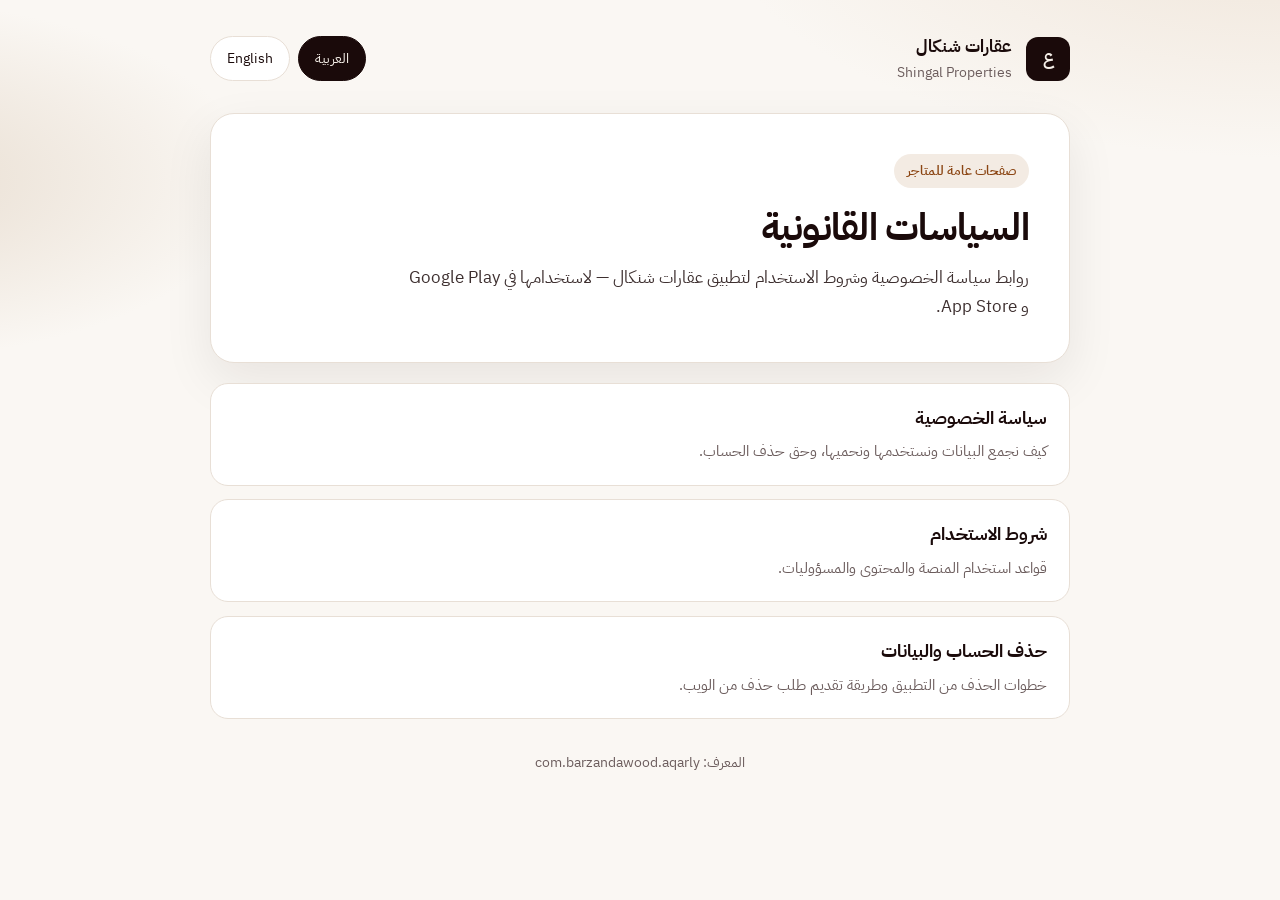
<file: index.html>
<!DOCTYPE html>
<html lang="ar" dir="rtl">
<head>
  <meta charset="UTF-8" />
  <meta name="viewport" content="width=device-width, initial-scale=1" />
  <title>عقارات شنكال | السياسات القانونية</title>
  <meta name="description" content="سياسة الخصوصية وشروط الاستخدام لتطبيق عقارات شنكال" />
  <link rel="preconnect" href="https://fonts.googleapis.com" />
  <link rel="preconnect" href="https://fonts.gstatic.com" crossorigin />
  <link href="https://fonts.googleapis.com/css2?family=IBM+Plex+Sans+Arabic:wght@400;500;600;700&family=Source+Sans+3:wght@400;600;700&display=swap" rel="stylesheet" />
  <link rel="stylesheet" href="styles.css" />
</head>
<body dir="rtl">
  <div class="wrap">
    <header class="topbar">
      <a class="brand" href="index.html">
        <div class="brand-mark">ع</div>
        <div class="brand-text">
          <strong>عقارات شنكال</strong>
          <span>Shingal Properties</span>
        </div>
      </a>
      <div class="actions">
        <button type="button" class="btn active" id="btn-ar" onclick="setLang('ar')">العربية</button>
        <button type="button" class="btn" id="btn-en" onclick="setLang('en')">English</button>
      </div>
    </header>

    <section class="hero">
      <span class="eyebrow" data-ar="صفحات عامة للمتاجر" data-en="Public store pages">صفحات عامة للمتاجر</span>
      <h1 data-ar="السياسات القانونية" data-en="Legal policies">السياسات القانونية</h1>
      <p class="lead" data-ar="روابط سياسة الخصوصية وشروط الاستخدام لتطبيق عقارات شنكال — لاستخدامها في Google Play و App Store." data-en="Privacy Policy and Terms of Use for Shingal Properties — for Google Play and App Store listings.">روابط سياسة الخصوصية وشروط الاستخدام لتطبيق عقارات شنكال — لاستخدامها في Google Play و App Store.</p>
    </section>

    <div class="links">
      <a class="link-card" href="privacy.html">
        <strong data-ar="سياسة الخصوصية" data-en="Privacy Policy">سياسة الخصوصية</strong>
        <span data-ar="كيف نجمع البيانات ونستخدمها ونحميها، وحق حذف الحساب." data-en="How we collect, use, and protect data, including account deletion.">كيف نجمع البيانات ونستخدمها ونحميها، وحق حذف الحساب.</span>
      </a>
      <a class="link-card" href="terms.html">
        <strong data-ar="شروط الاستخدام" data-en="Terms of Use">شروط الاستخدام</strong>
        <span data-ar="قواعد استخدام المنصة والمحتوى والمسؤوليات." data-en="Rules for using the platform, content, and responsibilities.">قواعد استخدام المنصة والمحتوى والمسؤوليات.</span>
      </a>
      <a class="link-card" href="delete-account.html">
        <strong data-ar="حذف الحساب والبيانات" data-en="Account and data deletion">حذف الحساب والبيانات</strong>
        <span data-ar="خطوات الحذف من التطبيق وطريقة تقديم طلب حذف من الويب." data-en="In-app deletion steps and how to submit a deletion request from the web.">خطوات الحذف من التطبيق وطريقة تقديم طلب حذف من الويب.</span>
      </a>
    </div>

    <footer class="footer">
      <span data-ar="المعرف: com.barzandawood.aqarly" data-en="App ID: com.barzandawood.aqarly">المعرف: com.barzandawood.aqarly</span>
    </footer>
  </div>

  <script>
    function setLang(lang) {
      const isAr = lang === 'ar';
      document.documentElement.lang = isAr ? 'ar' : 'en';
      document.body.dir = isAr ? 'rtl' : 'ltr';
      document.getElementById('btn-ar').classList.toggle('active', isAr);
      document.getElementById('btn-en').classList.toggle('active', !isAr);
      document.querySelectorAll('[data-ar]').forEach((el) => {
        el.textContent = isAr ? el.getAttribute('data-ar') : el.getAttribute('data-en');
      });
      document.title = isAr
        ? 'عقارات شنكال | السياسات القانونية'
        : 'Shingal Properties | Legal policies';
    }
  </script>
</body>
</html>
</file>
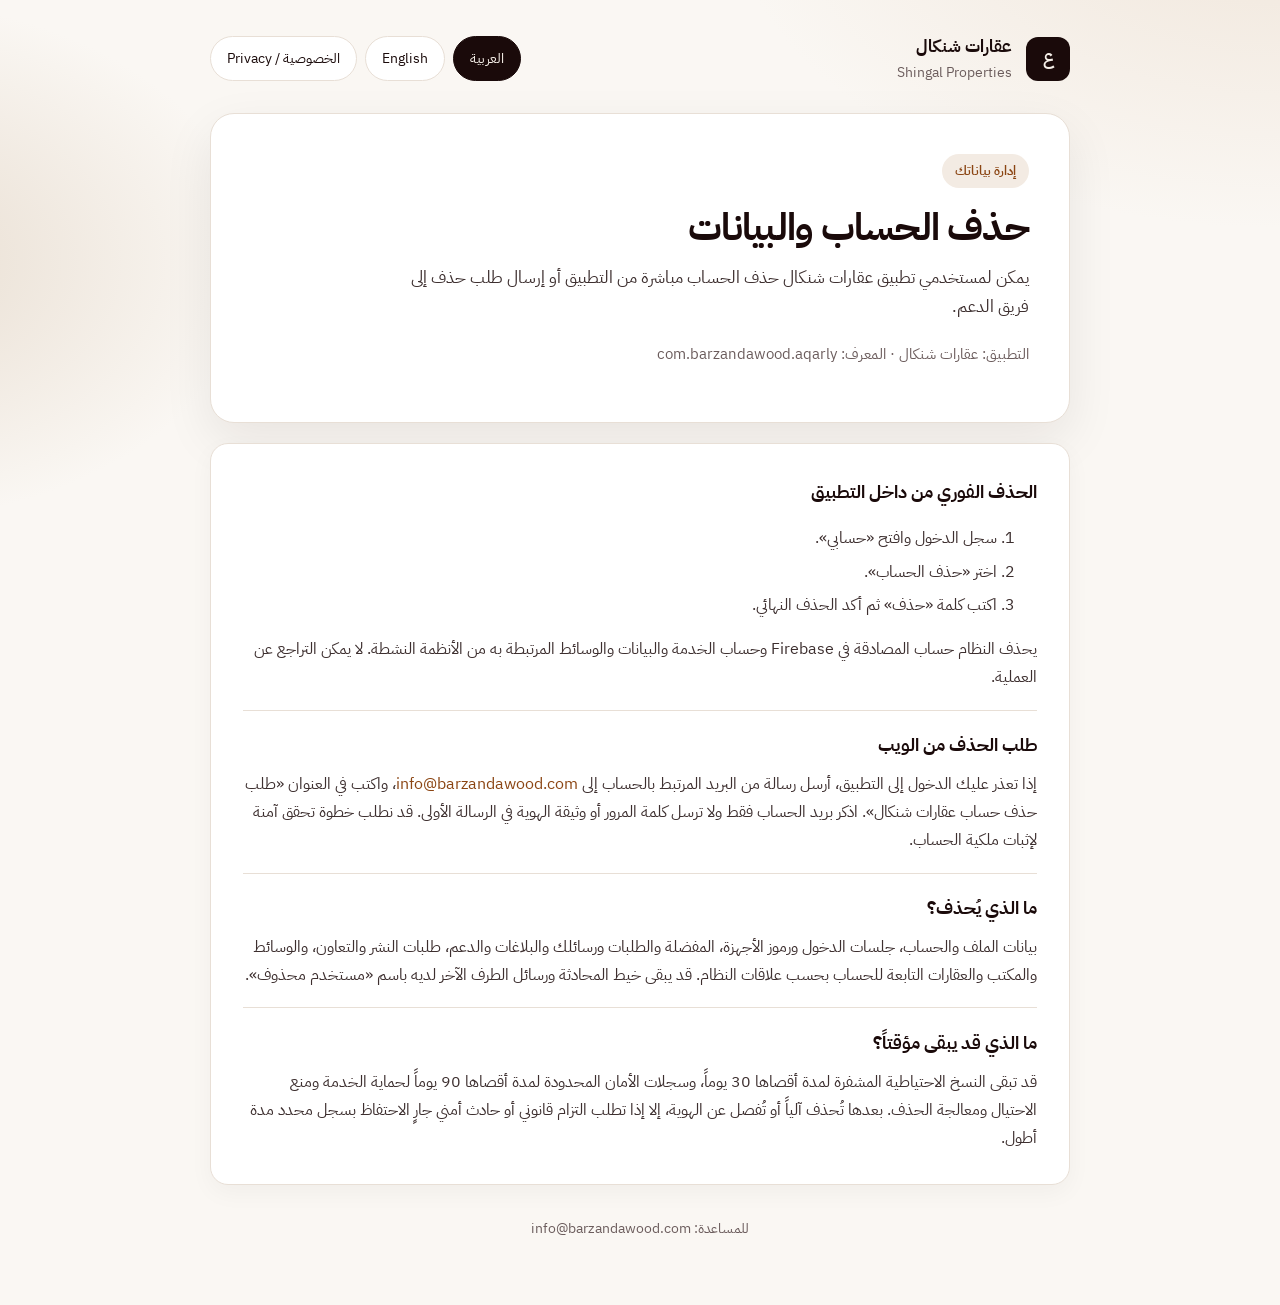
<file: delete-account.html>
<!DOCTYPE html>
<html lang="ar" dir="rtl">
<head>
  <meta charset="UTF-8" />
  <meta name="viewport" content="width=device-width, initial-scale=1" />
  <title>حذف الحساب | عقارات شنكال</title>
  <meta name="description" content="طلب حذف حساب وبيانات تطبيق عقارات شنكال — Shingal Properties account deletion" />
  <link rel="preconnect" href="https://fonts.googleapis.com" />
  <link rel="preconnect" href="https://fonts.gstatic.com" crossorigin />
  <link href="https://fonts.googleapis.com/css2?family=IBM+Plex+Sans+Arabic:wght@400;500;600;700&family=Source+Sans+3:wght@400;600;700&display=swap" rel="stylesheet" />
  <link rel="stylesheet" href="styles.css" />
</head>
<body dir="rtl">
  <div class="wrap">
    <header class="topbar">
      <a class="brand" href="index.html">
        <div class="brand-mark">ع</div>
        <div class="brand-text">
          <strong>عقارات شنكال</strong>
          <span>Shingal Properties</span>
        </div>
      </a>
      <div class="actions">
        <button type="button" class="btn active" id="btn-ar" onclick="setLang('ar')">العربية</button>
        <button type="button" class="btn" id="btn-en" onclick="setLang('en')">English</button>
        <a class="btn" href="privacy.html">الخصوصية / Privacy</a>
      </div>
    </header>

    <section class="hero">
      <span class="eyebrow" data-ar="إدارة بياناتك" data-en="Manage your data">إدارة بياناتك</span>
      <h1 data-ar="حذف الحساب والبيانات" data-en="Delete your account and data">حذف الحساب والبيانات</h1>
      <p class="lead" data-ar="يمكن لمستخدمي تطبيق عقارات شنكال حذف الحساب مباشرة من التطبيق أو إرسال طلب حذف إلى فريق الدعم." data-en="Shingal Properties users can delete their account directly in the app or send a deletion request to Support.">يمكن لمستخدمي تطبيق عقارات شنكال حذف الحساب مباشرة من التطبيق أو إرسال طلب حذف إلى فريق الدعم.</p>
      <p class="meta" data-ar="التطبيق: عقارات شنكال · المعرف: com.barzandawood.aqarly" data-en="App: Shingal Properties · ID: com.barzandawood.aqarly">التطبيق: عقارات شنكال · المعرف: com.barzandawood.aqarly</p>
    </section>

    <article class="card">
      <div class="lang-block show" id="content-ar">
        <div class="section">
          <h2>الحذف الفوري من داخل التطبيق</h2>
          <ol>
            <li>سجل الدخول وافتح «حسابي».</li>
            <li>اختر «حذف الحساب».</li>
            <li>اكتب كلمة «حذف» ثم أكد الحذف النهائي.</li>
          </ol>
          <p>يحذف النظام حساب المصادقة في Firebase وحساب الخدمة والبيانات والوسائط المرتبطة به من الأنظمة النشطة. لا يمكن التراجع عن العملية.</p>
        </div>
        <div class="section">
          <h2>طلب الحذف من الويب</h2>
          <p>إذا تعذر عليك الدخول إلى التطبيق، أرسل رسالة من البريد المرتبط بالحساب إلى <a href="mailto:info@barzandawood.com?subject=%D8%B7%D9%84%D8%A8%20%D8%AD%D8%B0%D9%81%20%D8%AD%D8%B3%D8%A7%D8%A8%20%D8%B9%D9%82%D8%A7%D8%B1%D8%A7%D8%AA%20%D8%B4%D9%86%D9%83%D8%A7%D9%84">info@barzandawood.com</a>، واكتب في العنوان «طلب حذف حساب عقارات شنكال». اذكر بريد الحساب فقط ولا ترسل كلمة المرور أو وثيقة الهوية في الرسالة الأولى. قد نطلب خطوة تحقق آمنة لإثبات ملكية الحساب.</p>
        </div>
        <div class="section">
          <h2>ما الذي يُحذف؟</h2>
          <p>بيانات الملف والحساب، جلسات الدخول ورموز الأجهزة، المفضلة والطلبات ورسائلك والبلاغات والدعم، طلبات النشر والتعاون، والوسائط والمكتب والعقارات التابعة للحساب بحسب علاقات النظام. قد يبقى خيط المحادثة ورسائل الطرف الآخر لديه باسم «مستخدم محذوف».</p>
        </div>
        <div class="section">
          <h2>ما الذي قد يبقى مؤقتاً؟</h2>
          <p>قد تبقى النسخ الاحتياطية المشفرة لمدة أقصاها 30 يوماً، وسجلات الأمان المحدودة لمدة أقصاها 90 يوماً لحماية الخدمة ومنع الاحتيال ومعالجة الحذف. بعدها تُحذف آلياً أو تُفصل عن الهوية، إلا إذا تطلب التزام قانوني أو حادث أمني جارٍ الاحتفاظ بسجل محدد مدة أطول.</p>
        </div>
      </div>

      <div class="lang-block" id="content-en">
        <div class="section">
          <h2>Delete immediately in the app</h2>
          <ol>
            <li>Sign in and open “My Account.”</li>
            <li>Select “Delete account.”</li>
            <li>Type “حذف” and confirm permanent deletion.</li>
          </ol>
          <p>The system deletes the Firebase authentication account, service account, and related data and media from active systems. This action cannot be undone.</p>
        </div>
        <div class="section">
          <h2>Request deletion from the web</h2>
          <p>If you cannot access the app, email <a href="mailto:info@barzandawood.com?subject=Shingal%20Properties%20account%20deletion%20request">info@barzandawood.com</a> from the address associated with your account. Use the subject “Shingal Properties account deletion request.” Include only the account email; do not send your password or identity document in the first message. We may require a secure verification step to confirm ownership.</p>
        </div>
        <div class="section">
          <h2>What is deleted?</h2>
          <p>Profile and account data, sessions and device tokens, favorites, requests, your messages, reports and support data, publication and collaboration requests, and media, office, and properties owned by the account according to system relationships. The other participant may retain the chat thread and their own messages under “Deleted user.”</p>
        </div>
        <div class="section">
          <h2>What may remain temporarily?</h2>
          <p>Encrypted backups may remain for no more than 30 days, and limited security logs for no more than 90 days to protect the service, prevent fraud, and process deletion. They are then automatically deleted or de-identified, unless a legal obligation or ongoing security incident requires a specific record to be kept longer.</p>
        </div>
      </div>
    </article>

    <footer class="footer">
      <span data-ar="للمساعدة: info@barzandawood.com" data-en="Support: info@barzandawood.com">للمساعدة: info@barzandawood.com</span>
    </footer>
  </div>

  <script>
    function setLang(lang) {
      const isAr = lang === 'ar';
      document.documentElement.lang = isAr ? 'ar' : 'en';
      document.body.dir = isAr ? 'rtl' : 'ltr';
      document.getElementById('content-ar').classList.toggle('show', isAr);
      document.getElementById('content-en').classList.toggle('show', !isAr);
      document.getElementById('btn-ar').classList.toggle('active', isAr);
      document.getElementById('btn-en').classList.toggle('active', !isAr);
      document.querySelectorAll('[data-ar]').forEach((el) => {
        el.textContent = isAr ? el.getAttribute('data-ar') : el.getAttribute('data-en');
      });
      document.title = isAr
        ? 'حذف الحساب | عقارات شنكال'
        : 'Delete account | Shingal Properties';
    }
  </script>
</body>
</html>
</file>
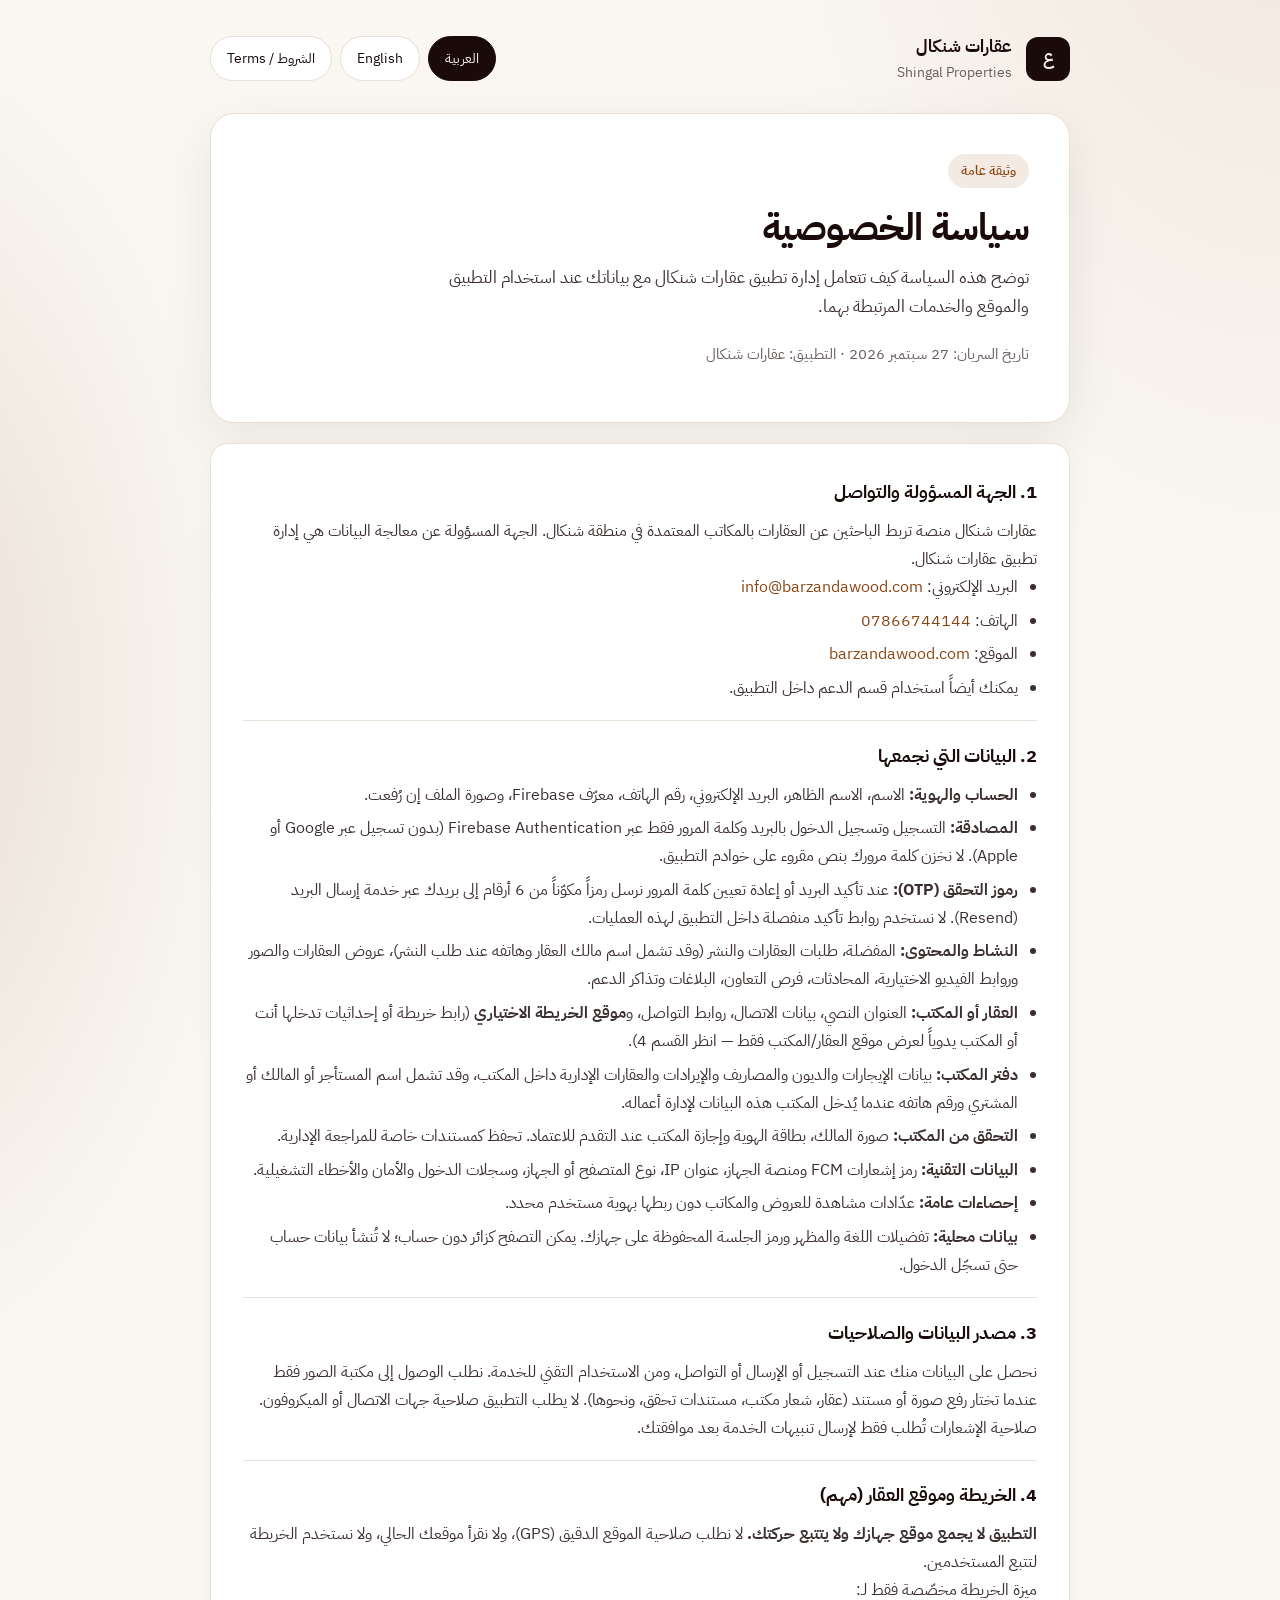
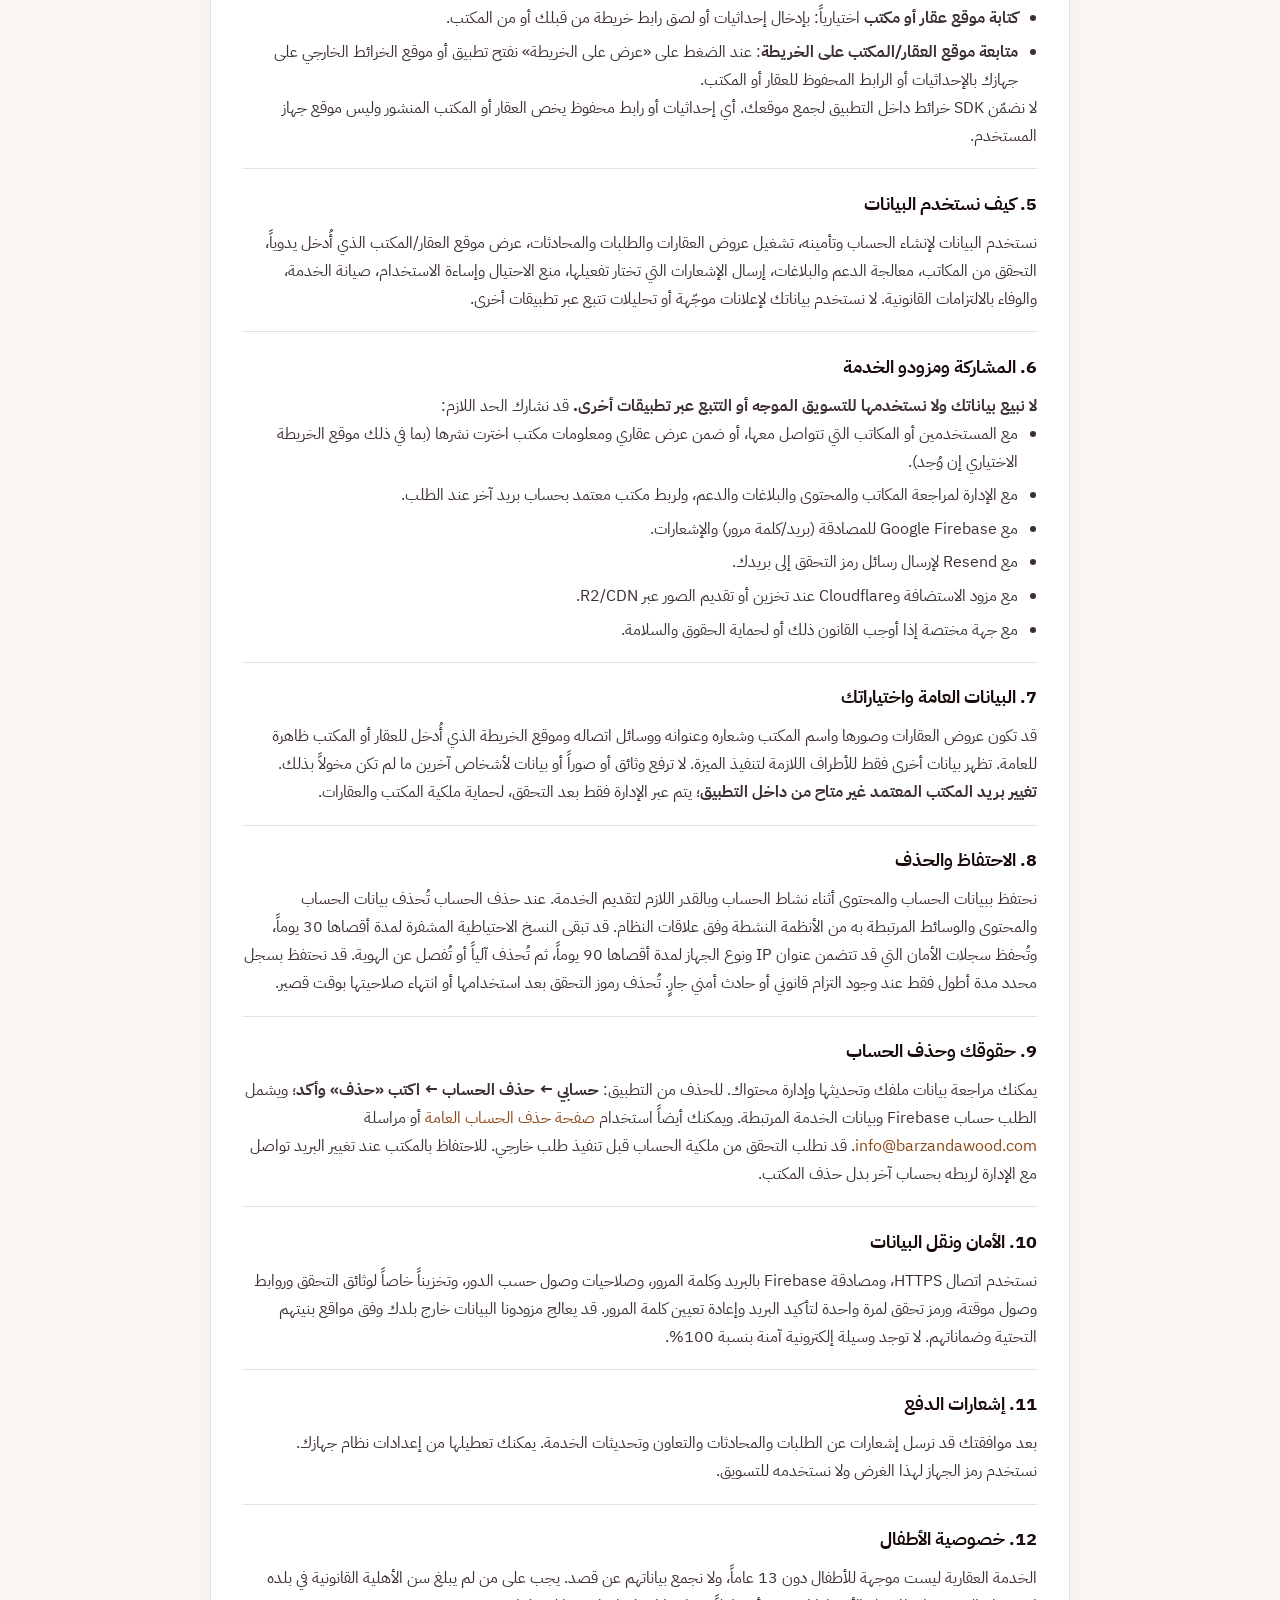
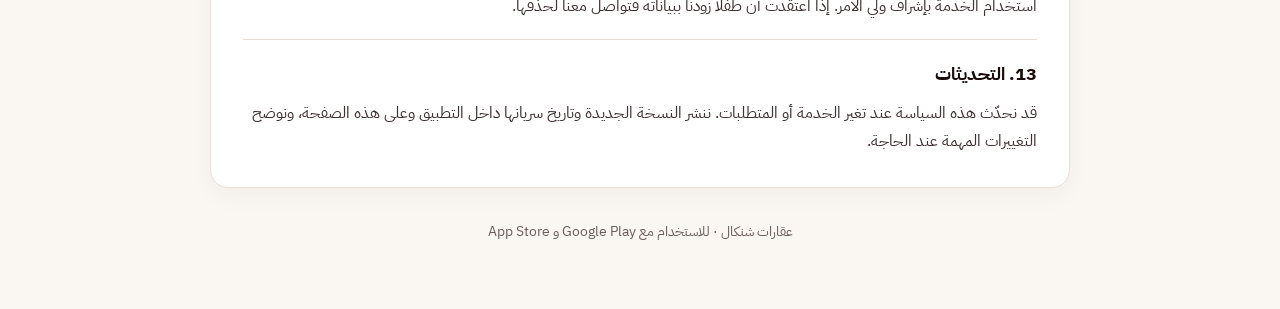
<file: privacy.html>
<!DOCTYPE html>
<html lang="ar" dir="rtl">
<head>
  <meta charset="UTF-8" />
  <meta name="viewport" content="width=device-width, initial-scale=1" />
  <title>سياسة الخصوصية | عقارات شنكال</title>
  <meta name="description" content="سياسة خصوصية تطبيق عقارات شنكال — Shingal Properties Privacy Policy" />
  <link rel="preconnect" href="https://fonts.googleapis.com" />
  <link rel="preconnect" href="https://fonts.gstatic.com" crossorigin />
  <link href="https://fonts.googleapis.com/css2?family=IBM+Plex+Sans+Arabic:wght@400;500;600;700&family=Source+Sans+3:wght@400;600;700&display=swap" rel="stylesheet" />
  <link rel="stylesheet" href="styles.css" />
</head>
<body dir="rtl">
  <div class="wrap">
    <header class="topbar">
      <a class="brand" href="index.html">
        <div class="brand-mark">ع</div>
        <div class="brand-text">
          <strong>عقارات شنكال</strong>
          <span>Shingal Properties</span>
        </div>
      </a>
      <div class="actions">
        <button type="button" class="btn active" id="btn-ar" onclick="setLang('ar')">العربية</button>
        <button type="button" class="btn" id="btn-en" onclick="setLang('en')">English</button>
        <a class="btn" href="terms.html">الشروط / Terms</a>
      </div>
    </header>

    <section class="hero">
      <span class="eyebrow" data-ar="وثيقة عامة" data-en="Public document">وثيقة عامة</span>
      <h1 data-ar="سياسة الخصوصية" data-en="Privacy Policy">سياسة الخصوصية</h1>
      <p class="lead" data-ar="توضح هذه السياسة كيف تتعامل إدارة تطبيق عقارات شنكال مع بياناتك عند استخدام التطبيق والموقع والخدمات المرتبطة بهما." data-en="This policy explains how the Shingal Properties app administration handles your data when you use the app, website, and related services.">توضح هذه السياسة كيف تتعامل إدارة تطبيق عقارات شنكال مع بياناتك عند استخدام التطبيق والموقع والخدمات المرتبطة بهما.</p>
      <p class="meta" data-ar="تاريخ السريان: 27 سبتمبر 2026 · التطبيق: عقارات شنكال" data-en="Effective: September 27, 2026 · App: Shingal Properties">تاريخ السريان: 27 سبتمبر 2026 · التطبيق: عقارات شنكال</p>
    </section>

    <article class="card">
      <div class="lang-block show" id="content-ar">
        <div class="section">
          <h2>1. الجهة المسؤولة والتواصل</h2>
          <p>عقارات شنكال منصة تربط الباحثين عن العقارات بالمكاتب المعتمدة في منطقة شنكال. الجهة المسؤولة عن معالجة البيانات هي إدارة تطبيق عقارات شنكال.</p>
          <ul>
            <li>البريد الإلكتروني: <a href="mailto:info@barzandawood.com">info@barzandawood.com</a></li>
            <li>الهاتف: <a href="tel:+9647866744144">07866744144</a></li>
            <li>الموقع: <a href="https://barzandawood.com">barzandawood.com</a></li>
            <li>يمكنك أيضاً استخدام قسم الدعم داخل التطبيق.</li>
          </ul>
        </div>
        <div class="section">
          <h2>2. البيانات التي نجمعها</h2>
          <ul>
            <li><strong>الحساب والهوية:</strong> الاسم، الاسم الظاهر، البريد الإلكتروني، رقم الهاتف، معرّف Firebase، وصورة الملف إن رُفعت.</li>
            <li><strong>المصادقة:</strong> التسجيل وتسجيل الدخول بالبريد وكلمة المرور فقط عبر Firebase Authentication (بدون تسجيل عبر Google أو Apple). لا نخزن كلمة مرورك بنص مقروء على خوادم التطبيق.</li>
            <li><strong>رموز التحقق (OTP):</strong> عند تأكيد البريد أو إعادة تعيين كلمة المرور نرسل رمزاً مكوّناً من 6 أرقام إلى بريدك عبر خدمة إرسال البريد (Resend). لا نستخدم روابط تأكيد منفصلة داخل التطبيق لهذه العمليات.</li>
            <li><strong>النشاط والمحتوى:</strong> المفضلة، طلبات العقارات والنشر (وقد تشمل اسم مالك العقار وهاتفه عند طلب النشر)، عروض العقارات والصور وروابط الفيديو الاختيارية، المحادثات، فرص التعاون، البلاغات وتذاكر الدعم.</li>
            <li><strong>العقار أو المكتب:</strong> العنوان النصي، بيانات الاتصال، روابط التواصل، و<strong>موقع الخريطة الاختياري</strong> (رابط خريطة أو إحداثيات تدخلها أنت أو المكتب يدوياً لعرض موقع العقار/المكتب فقط — انظر القسم 4).</li>
            <li><strong>دفتر المكتب:</strong> بيانات الإيجارات والديون والمصاريف والإيرادات والعقارات الإدارية داخل المكتب، وقد تشمل اسم المستأجر أو المالك أو المشتري ورقم هاتفه عندما يُدخل المكتب هذه البيانات لإدارة أعماله.</li>
            <li><strong>التحقق من المكتب:</strong> صورة المالك، بطاقة الهوية وإجازة المكتب عند التقدم للاعتماد. تحفظ كمستندات خاصة للمراجعة الإدارية.</li>
            <li><strong>البيانات التقنية:</strong> رمز إشعارات FCM ومنصة الجهاز، عنوان IP، نوع المتصفح أو الجهاز، وسجلات الدخول والأمان والأخطاء التشغيلية.</li>
            <li><strong>إحصاءات عامة:</strong> عدّادات مشاهدة للعروض والمكاتب دون ربطها بهوية مستخدم محدد.</li>
            <li><strong>بيانات محلية:</strong> تفضيلات اللغة والمظهر ورمز الجلسة المحفوظة على جهازك. يمكن التصفح كزائر دون حساب؛ لا تُنشأ بيانات حساب حتى تسجّل الدخول.</li>
          </ul>
        </div>
        <div class="section">
          <h2>3. مصدر البيانات والصلاحيات</h2>
          <p>نحصل على البيانات منك عند التسجيل أو الإرسال أو التواصل، ومن الاستخدام التقني للخدمة. نطلب الوصول إلى مكتبة الصور فقط عندما تختار رفع صورة أو مستند (عقار، شعار مكتب، مستندات تحقق، ونحوها). لا يطلب التطبيق صلاحية جهات الاتصال أو الميكروفون. صلاحية الإشعارات تُطلب فقط لإرسال تنبيهات الخدمة بعد موافقتك.</p>
        </div>
        <div class="section">
          <h2>4. الخريطة وموقع العقار (مهم)</h2>
          <p><strong>التطبيق لا يجمع موقع جهازك ولا يتتبع حركتك.</strong> لا نطلب صلاحية الموقع الدقيق (GPS)، ولا نقرأ موقعك الحالي، ولا نستخدم الخريطة لتتبع المستخدمين.</p>
          <p>ميزة الخريطة مخصّصة فقط لـ:</p>
          <ul>
            <li><strong>كتابة موقع عقار أو مكتب</strong> اختيارياً: بإدخال إحداثيات أو لصق رابط خريطة من قبلك أو من المكتب.</li>
            <li><strong>متابعة موقع العقار/المكتب على الخريطة</strong>: عند الضغط على «عرض على الخريطة» نفتح تطبيق أو موقع الخرائط الخارجي على جهازك بالإحداثيات أو الرابط المحفوظ للعقار أو المكتب.</li>
          </ul>
          <p>لا نضمّن SDK خرائط داخل التطبيق لجمع موقعك. أي إحداثيات أو رابط محفوظ يخص العقار أو المكتب المنشور وليس موقع جهاز المستخدم.</p>
        </div>
        <div class="section">
          <h2>5. كيف نستخدم البيانات</h2>
          <p>نستخدم البيانات لإنشاء الحساب وتأمينه، تشغيل عروض العقارات والطلبات والمحادثات، عرض موقع العقار/المكتب الذي أُدخل يدوياً، التحقق من المكاتب، معالجة الدعم والبلاغات، إرسال الإشعارات التي تختار تفعيلها، منع الاحتيال وإساءة الاستخدام، صيانة الخدمة، والوفاء بالالتزامات القانونية. لا نستخدم بياناتك لإعلانات موجّهة أو تحليلات تتبع عبر تطبيقات أخرى.</p>
        </div>
        <div class="section">
          <h2>6. المشاركة ومزودو الخدمة</h2>
          <p><strong>لا نبيع بياناتك ولا نستخدمها للتسويق الموجه أو التتبع عبر تطبيقات أخرى.</strong> قد نشارك الحد اللازم:</p>
          <ul>
            <li>مع المستخدمين أو المكاتب التي تتواصل معها، أو ضمن عرض عقاري ومعلومات مكتب اخترت نشرها (بما في ذلك موقع الخريطة الاختياري إن وُجد).</li>
            <li>مع الإدارة لمراجعة المكاتب والمحتوى والبلاغات والدعم، ولربط مكتب معتمد بحساب بريد آخر عند الطلب.</li>
            <li>مع Google Firebase للمصادقة (بريد/كلمة مرور) والإشعارات.</li>
            <li>مع Resend لإرسال رسائل رمز التحقق إلى بريدك.</li>
            <li>مع مزود الاستضافة وCloudflare عند تخزين أو تقديم الصور عبر R2/CDN.</li>
            <li>مع جهة مختصة إذا أوجب القانون ذلك أو لحماية الحقوق والسلامة.</li>
          </ul>
        </div>
        <div class="section">
          <h2>7. البيانات العامة واختياراتك</h2>
          <p>قد تكون عروض العقارات وصورها واسم المكتب وشعاره وعنوانه ووسائل اتصاله وموقع الخريطة الذي أُدخل للعقار أو المكتب ظاهرة للعامة. تظهر بيانات أخرى فقط للأطراف اللازمة لتنفيذ الميزة. لا ترفع وثائق أو صوراً أو بيانات لأشخاص آخرين ما لم تكن مخولاً بذلك.</p>
          <p><strong>تغيير بريد المكتب المعتمد غير متاح من داخل التطبيق</strong>؛ يتم عبر الإدارة فقط بعد التحقق، لحماية ملكية المكتب والعقارات.</p>
        </div>
        <div class="section">
          <h2>8. الاحتفاظ والحذف</h2>
          <p>نحتفظ ببيانات الحساب والمحتوى أثناء نشاط الحساب وبالقدر اللازم لتقديم الخدمة. عند حذف الحساب تُحذف بيانات الحساب والمحتوى والوسائط المرتبطة به من الأنظمة النشطة وفق علاقات النظام. قد تبقى النسخ الاحتياطية المشفرة لمدة أقصاها 30 يوماً، وتُحفظ سجلات الأمان التي قد تتضمن عنوان IP ونوع الجهاز لمدة أقصاها 90 يوماً، ثم تُحذف آلياً أو تُفصل عن الهوية. قد نحتفظ بسجل محدد مدة أطول فقط عند وجود التزام قانوني أو حادث أمني جارٍ. تُحذف رموز التحقق بعد استخدامها أو انتهاء صلاحيتها بوقت قصير.</p>
        </div>
        <div class="section">
          <h2>9. حقوقك وحذف الحساب</h2>
          <p>يمكنك مراجعة بيانات ملفك وتحديثها وإدارة محتواك. للحذف من التطبيق: <strong>حسابي ← حذف الحساب ← اكتب «حذف» وأكد</strong>؛ ويشمل الطلب حساب Firebase وبيانات الخدمة المرتبطة. ويمكنك أيضاً استخدام <a href="delete-account.html">صفحة حذف الحساب العامة</a> أو مراسلة <a href="mailto:info@barzandawood.com">info@barzandawood.com</a>. قد نطلب التحقق من ملكية الحساب قبل تنفيذ طلب خارجي. للاحتفاظ بالمكتب عند تغيير البريد تواصل مع الإدارة لربطه بحساب آخر بدل حذف المكتب.</p>
        </div>
        <div class="section">
          <h2>10. الأمان ونقل البيانات</h2>
          <p>نستخدم اتصال HTTPS، ومصادقة Firebase بالبريد وكلمة المرور، وصلاحيات وصول حسب الدور، وتخزيناً خاصاً لوثائق التحقق وروابط وصول موقتة، ورمز تحقق لمرة واحدة لتأكيد البريد وإعادة تعيين كلمة المرور. قد يعالج مزودونا البيانات خارج بلدك وفق مواقع بنيتهم التحتية وضماناتهم. لا توجد وسيلة إلكترونية آمنة بنسبة 100%.</p>
        </div>
        <div class="section">
          <h2>11. إشعارات الدفع</h2>
          <p>بعد موافقتك قد نرسل إشعارات عن الطلبات والمحادثات والتعاون وتحديثات الخدمة. يمكنك تعطيلها من إعدادات نظام جهازك. نستخدم رمز الجهاز لهذا الغرض ولا نستخدمه للتسويق.</p>
        </div>
        <div class="section">
          <h2>12. خصوصية الأطفال</h2>
          <p>الخدمة العقارية ليست موجهة للأطفال دون 13 عاماً، ولا نجمع بياناتهم عن قصد. يجب على من لم يبلغ سن الأهلية القانونية في بلده استخدام الخدمة بإشراف ولي الأمر. إذا اعتقدت أن طفلاً زودنا ببياناته فتواصل معنا لحذفها.</p>
        </div>
        <div class="section">
          <h2>13. التحديثات</h2>
          <p>قد نحدّث هذه السياسة عند تغير الخدمة أو المتطلبات. ننشر النسخة الجديدة وتاريخ سريانها داخل التطبيق وعلى هذه الصفحة، ونوضح التغييرات المهمة عند الحاجة.</p>
        </div>
      </div>

      <div class="lang-block" id="content-en">
        <div class="section">
          <h2>1. Controller and contact</h2>
          <p>Shingal Properties connects property seekers with approved offices in the Shingal area. The Shingal Properties app administration is responsible for processing the data.</p>
          <ul>
            <li>Email: <a href="mailto:info@barzandawood.com">info@barzandawood.com</a></li>
            <li>Phone: <a href="tel:+9647866744144">07866744144</a></li>
            <li>Website: <a href="https://barzandawood.com">barzandawood.com</a></li>
            <li>You may also use in-app Support.</li>
          </ul>
        </div>
        <div class="section">
          <h2>2. Data we collect</h2>
          <ul>
            <li><strong>Account and identity:</strong> name, display name, email address, phone number, Firebase identifier, and a profile image if uploaded.</li>
            <li><strong>Authentication:</strong> email/password sign-up and sign-in only through Firebase Authentication (no Google or Apple sign-in). We do not store your password in readable form on the app servers.</li>
            <li><strong>Verification codes (OTP):</strong> when confirming email or resetting a password, we send a 6-digit code to your email via our email delivery provider (Resend). The app does not use separate confirmation links for these flows.</li>
            <li><strong>Activity and content:</strong> favorites, property and publication requests (which may include a property owner name and phone when submitting a publish request), listings and images and optional video links, chats, collaboration opportunities, reports, and support tickets.</li>
            <li><strong>Property or office data:</strong> text address, contact and social links, and an <strong>optional map location</strong> (a map link or coordinates you or the office enter manually to show the property/office location only — see section 4).</li>
            <li><strong>Office ledger:</strong> rent, debt, expense, income, and internally managed property records. These may include a tenant, owner, or buyer name and phone number when an office enters them to manage its business.</li>
            <li><strong>Office verification:</strong> owner photo, ID card, and office license when applying for approval. These are kept as private documents for admin review.</li>
            <li><strong>Technical data:</strong> FCM push token and device platform, IP address, browser or device type, and login, security, and operational error logs.</li>
            <li><strong>Aggregate counters:</strong> listing and office view counts that are not tied to a specific user identity.</li>
            <li><strong>Local data:</strong> language, theme, and session token stored on your device. Guest browsing is available without an account; account data is created only when you sign in.</li>
          </ul>
        </div>
        <div class="section">
          <h2>3. Sources and permissions</h2>
          <p>We receive data from you when you register, submit content, or communicate, and through technical use of the service. Photo library access is requested only when you choose to upload an image or document (listings, office logo, verification documents, and similar). The app does not request contacts or microphone permission. Notification permission is requested only to deliver service alerts after you agree.</p>
        </div>
        <div class="section">
          <h2>4. Maps and property location (important)</h2>
          <p><strong>The app does not collect your device location and does not track your movement.</strong> We do not request precise location (GPS) permission, read your current location, or use maps to track users.</p>
          <p>The map feature is used only to:</p>
          <ul>
            <li><strong>Enter a property or office location</strong> optionally: by typing coordinates or pasting a map link yourself or via the office.</li>
            <li><strong>Open that property/office location on a map</strong>: when you tap “View on map,” we open your device’s external maps app or website with the saved coordinates or link for that listing or office.</li>
          </ul>
          <p>We do not embed a maps SDK inside the app to collect your location. Any saved coordinates or link belong to the published property or office, not to the user’s device location.</p>
        </div>
        <div class="section">
          <h2>5. How we use data</h2>
          <p>We use data to create and secure accounts, operate listings, requests, and chats, display manually entered property/office map locations, verify offices, handle support and reports, send notifications you choose to enable, prevent fraud and abuse, maintain the service, and meet legal obligations. We do not use your data for targeted advertising or cross-app tracking analytics.</p>
        </div>
        <div class="section">
          <h2>6. Sharing and service providers</h2>
          <p><strong>We do not sell your data or use it for targeted marketing or cross-app tracking.</strong> We may share only what is necessary:</p>
          <ul>
            <li>With users or offices you interact with, or in a listing or office profile you chose to publish (including an optional map location if provided).</li>
            <li>With administrators reviewing offices, content, reports, and support, and when linking an approved office to another account email upon request.</li>
            <li>With Google Firebase for email/password authentication and notifications.</li>
            <li>With Resend to deliver verification codes to your email.</li>
            <li>With our hosting provider and Cloudflare when images are stored or delivered through R2/CDN.</li>
            <li>With competent authorities when legally required or necessary to protect rights and safety.</li>
          </ul>
        </div>
        <div class="section">
          <h2>7. Public data and your choices</h2>
          <p>Listings, property images, and an office name, logo, address, contact details, and the map location entered for a property or office may be public. Other data is shown only to parties needed for the selected feature. Do not upload documents, images, or personal data about another person unless you are authorized to do so.</p>
          <p><strong>Changing an approved office email is not available inside the app</strong>; it is handled by administration only after verification, to protect office and listing ownership.</p>
        </div>
        <div class="section">
          <h2>8. Retention and deletion</h2>
          <p>We retain account data and content while the account is active and as needed to provide the service. Deleting an account removes related account data, content, and media from active systems according to system relationships. Encrypted backups may remain for no more than 30 days. Security logs that may include an IP address and device type are retained for no more than 90 days, then automatically deleted or de-identified. A specific record may be kept longer only for a legal obligation or an ongoing security incident. Verification codes are deleted after use or shortly after they expire.</p>
        </div>
        <div class="section">
          <h2>9. Your rights and account deletion</h2>
          <p>You can review and update profile data and manage your content. In the app, go to <strong>My Account → Delete account</strong>, type “حذف,” and confirm. This request covers the Firebase account and related service data. You may also use the <a href="delete-account.html">public account-deletion page</a> or email <a href="mailto:info@barzandawood.com">info@barzandawood.com</a>. We may verify account ownership before processing an external request. To keep an office when changing email, contact administration to link it to another account instead of deleting the office.</p>
        </div>
        <div class="section">
          <h2>10. Security and transfers</h2>
          <p>We use HTTPS, Firebase email/password authentication, role-based access, private storage for verification documents, time-limited access links, and one-time codes for email confirmation and password reset. Providers may process data outside your country according to their infrastructure and safeguards. No electronic method is completely secure.</p>
        </div>
        <div class="section">
          <h2>11. Push notifications</h2>
          <p>With your permission, we may send updates about requests, chats, collaboration, and the service. You can disable notifications in your device settings. The device token is used for this purpose and not for marketing.</p>
        </div>
        <div class="section">
          <h2>12. Children's privacy</h2>
          <p>This real-estate service is not directed to children under 13, and we do not knowingly collect their data. Anyone below the age of legal capacity in their country should use the service under a guardian's supervision. Contact us if you believe a child provided data so we can delete it.</p>
        </div>
        <div class="section">
          <h2>13. Updates</h2>
          <p>We may update this policy when the service or requirements change. We publish the new version and effective date in the app and on this page, and provide notice of material changes when appropriate.</p>
        </div>
      </div>
    </article>

    <footer class="footer">
      <span data-ar="عقارات شنكال · للاستخدام مع Google Play و App Store" data-en="Shingal Properties · For Google Play & App Store listings">عقارات شنكال · للاستخدام مع Google Play و App Store</span>
    </footer>
  </div>

  <script>
    function setLang(lang) {
      const isAr = lang === 'ar';
      document.documentElement.lang = isAr ? 'ar' : 'en';
      document.body.dir = isAr ? 'rtl' : 'ltr';
      document.getElementById('content-ar').classList.toggle('show', isAr);
      document.getElementById('content-en').classList.toggle('show', !isAr);
      document.getElementById('btn-ar').classList.toggle('active', isAr);
      document.getElementById('btn-en').classList.toggle('active', !isAr);
      document.querySelectorAll('[data-ar]').forEach((el) => {
        el.textContent = isAr ? el.getAttribute('data-ar') : el.getAttribute('data-en');
      });
      document.title = isAr
        ? 'سياسة الخصوصية | عقارات شنكال'
        : 'Privacy Policy | Shingal Properties';
    }
  </script>
</body>
</html>
</file>
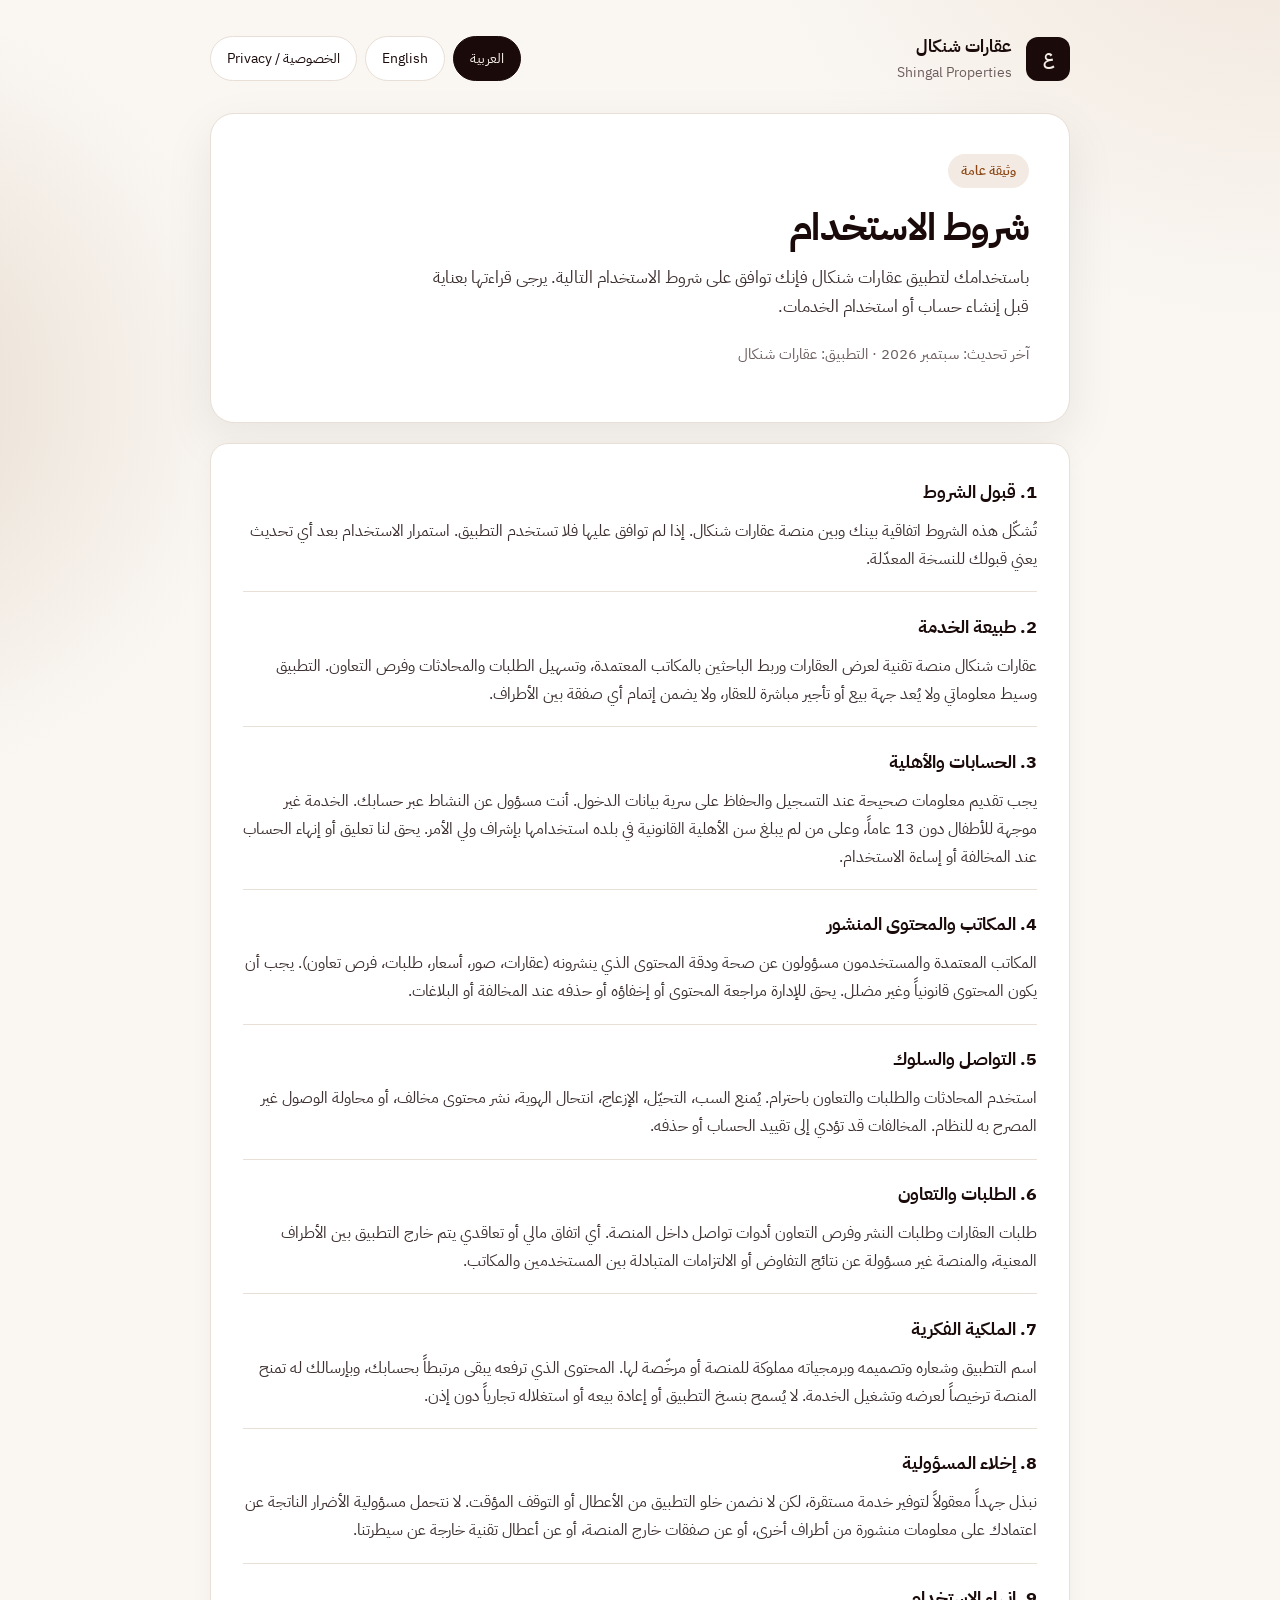
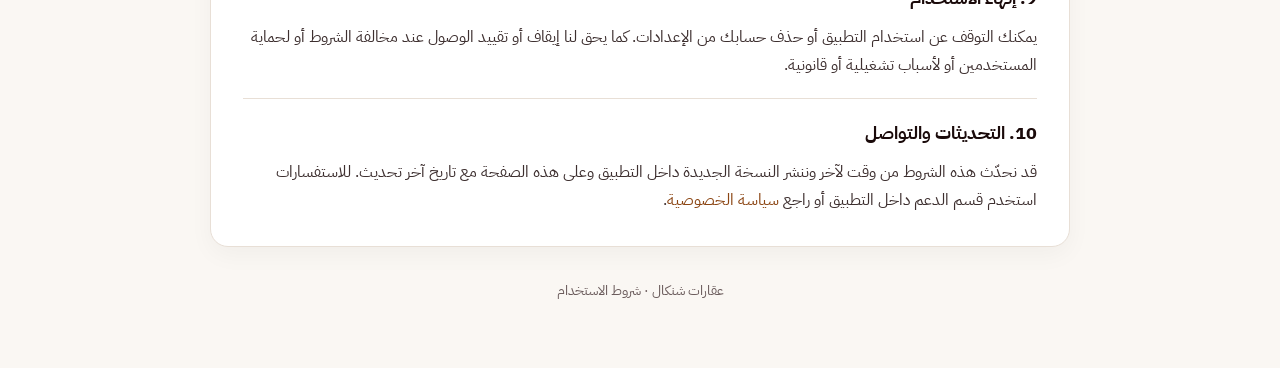
<file: terms.html>
<!DOCTYPE html>
<html lang="ar" dir="rtl">
<head>
  <meta charset="UTF-8" />
  <meta name="viewport" content="width=device-width, initial-scale=1" />
  <title>شروط الاستخدام | عقارات شنكال</title>
  <meta name="description" content="شروط استخدام تطبيق عقارات شنكال — Shingal Properties Terms of Use" />
  <link rel="preconnect" href="https://fonts.googleapis.com" />
  <link rel="preconnect" href="https://fonts.gstatic.com" crossorigin />
  <link href="https://fonts.googleapis.com/css2?family=IBM+Plex+Sans+Arabic:wght@400;500;600;700&family=Source+Sans+3:wght@400;600;700&display=swap" rel="stylesheet" />
  <link rel="stylesheet" href="styles.css" />
</head>
<body dir="rtl">
  <div class="wrap">
    <header class="topbar">
      <a class="brand" href="index.html">
        <div class="brand-mark">ع</div>
        <div class="brand-text">
          <strong>عقارات شنكال</strong>
          <span>Shingal Properties</span>
        </div>
      </a>
      <div class="actions">
        <button type="button" class="btn active" id="btn-ar" onclick="setLang('ar')">العربية</button>
        <button type="button" class="btn" id="btn-en" onclick="setLang('en')">English</button>
        <a class="btn" href="privacy.html">الخصوصية / Privacy</a>
      </div>
    </header>

    <section class="hero">
      <span class="eyebrow" data-ar="وثيقة عامة" data-en="Public document">وثيقة عامة</span>
      <h1 data-ar="شروط الاستخدام" data-en="Terms of Use">شروط الاستخدام</h1>
      <p class="lead" data-ar="باستخدامك لتطبيق عقارات شنكال فإنك توافق على شروط الاستخدام التالية. يرجى قراءتها بعناية قبل إنشاء حساب أو استخدام الخدمات." data-en="By using Shingal Properties you agree to the following Terms of Use. Please read them carefully before creating an account or using the services.">باستخدامك لتطبيق عقارات شنكال فإنك توافق على شروط الاستخدام التالية. يرجى قراءتها بعناية قبل إنشاء حساب أو استخدام الخدمات.</p>
      <p class="meta" data-ar="آخر تحديث: سبتمبر 2026 · التطبيق: عقارات شنكال" data-en="Last updated: September 2026 · App: Shingal Properties">آخر تحديث: سبتمبر 2026 · التطبيق: عقارات شنكال</p>
    </section>

    <article class="card">
      <div class="lang-block show" id="content-ar">
        <div class="section"><h2>1. قبول الشروط</h2><p>تُشكّل هذه الشروط اتفاقية بينك وبين منصة عقارات شنكال. إذا لم توافق عليها فلا تستخدم التطبيق. استمرار الاستخدام بعد أي تحديث يعني قبولك للنسخة المعدّلة.</p></div>
        <div class="section"><h2>2. طبيعة الخدمة</h2><p>عقارات شنكال منصة تقنية لعرض العقارات وربط الباحثين بالمكاتب المعتمدة، وتسهيل الطلبات والمحادثات وفرص التعاون. التطبيق وسيط معلوماتي ولا يُعد جهة بيع أو تأجير مباشرة للعقار، ولا يضمن إتمام أي صفقة بين الأطراف.</p></div>
        <div class="section"><h2>3. الحسابات والأهلية</h2><p>يجب تقديم معلومات صحيحة عند التسجيل والحفاظ على سرية بيانات الدخول. أنت مسؤول عن النشاط عبر حسابك. الخدمة غير موجهة للأطفال دون 13 عاماً، وعلى من لم يبلغ سن الأهلية القانونية في بلده استخدامها بإشراف ولي الأمر. يحق لنا تعليق أو إنهاء الحساب عند المخالفة أو إساءة الاستخدام.</p></div>
        <div class="section"><h2>4. المكاتب والمحتوى المنشور</h2><p>المكاتب المعتمدة والمستخدمون مسؤولون عن صحة ودقة المحتوى الذي ينشرونه (عقارات، صور، أسعار، طلبات، فرص تعاون). يجب أن يكون المحتوى قانونياً وغير مضلل. يحق للإدارة مراجعة المحتوى أو إخفاؤه أو حذفه عند المخالفة أو البلاغات.</p></div>
        <div class="section"><h2>5. التواصل والسلوك</h2><p>استخدم المحادثات والطلبات والتعاون باحترام. يُمنع السب، التحيّل، الإزعاج، انتحال الهوية، نشر محتوى مخالف، أو محاولة الوصول غير المصرح به للنظام. المخالفات قد تؤدي إلى تقييد الحساب أو حذفه.</p></div>
        <div class="section"><h2>6. الطلبات والتعاون</h2><p>طلبات العقارات وطلبات النشر وفرص التعاون أدوات تواصل داخل المنصة. أي اتفاق مالي أو تعاقدي يتم خارج التطبيق بين الأطراف المعنية، والمنصة غير مسؤولة عن نتائج التفاوض أو الالتزامات المتبادلة بين المستخدمين والمكاتب.</p></div>
        <div class="section"><h2>7. الملكية الفكرية</h2><p>اسم التطبيق وشعاره وتصميمه وبرمجياته مملوكة للمنصة أو مرخّصة لها. المحتوى الذي ترفعه يبقى مرتبطاً بحسابك، وبإرسالك له تمنح المنصة ترخيصاً لعرضه وتشغيل الخدمة. لا يُسمح بنسخ التطبيق أو إعادة بيعه أو استغلاله تجارياً دون إذن.</p></div>
        <div class="section"><h2>8. إخلاء المسؤولية</h2><p>نبذل جهداً معقولاً لتوفير خدمة مستقرة، لكن لا نضمن خلو التطبيق من الأعطال أو التوقف المؤقت. لا نتحمل مسؤولية الأضرار الناتجة عن اعتمادك على معلومات منشورة من أطراف أخرى، أو عن صفقات خارج المنصة، أو عن أعطال تقنية خارجة عن سيطرتنا.</p></div>
        <div class="section"><h2>9. إنهاء الاستخدام</h2><p>يمكنك التوقف عن استخدام التطبيق أو حذف حسابك من الإعدادات. كما يحق لنا إيقاف أو تقييد الوصول عند مخالفة الشروط أو لحماية المستخدمين أو لأسباب تشغيلية أو قانونية.</p></div>
        <div class="section"><h2>10. التحديثات والتواصل</h2><p>قد نحدّث هذه الشروط من وقت لآخر وننشر النسخة الجديدة داخل التطبيق وعلى هذه الصفحة مع تاريخ آخر تحديث. للاستفسارات استخدم قسم الدعم داخل التطبيق أو راجع <a href="privacy.html">سياسة الخصوصية</a>.</p></div>
      </div>

      <div class="lang-block" id="content-en">
        <div class="section"><h2>1. Acceptance of terms</h2><p>These terms form an agreement between you and the Shingal Properties platform. If you do not agree, do not use the app. Continued use after any update means you accept the revised version.</p></div>
        <div class="section"><h2>2. Nature of the service</h2><p>Shingal Properties is a technical platform for listing properties, connecting seekers with approved offices, and enabling requests, chats, and collaboration opportunities. The app is an information intermediary and is not a direct seller or lessor of property, and does not guarantee completion of any deal between parties.</p></div>
        <div class="section"><h2>3. Accounts and eligibility</h2><p>You must provide accurate information when registering and keep your login credentials secure. You are responsible for activity through your account. The service is not directed to children under 13, and anyone below the age of legal capacity in their country must use it under a guardian's supervision. We may suspend or terminate accounts for violations or abuse.</p></div>
        <div class="section"><h2>4. Offices and published content</h2><p>Approved offices and users are responsible for the accuracy of content they publish (listings, photos, prices, requests, collaboration posts). Content must be lawful and not misleading. Admins may review, hide, or delete content in case of violations or reports.</p></div>
        <div class="section"><h2>5. Communication and conduct</h2><p>Use chats, requests, and collaborations respectfully. Insults, fraud, harassment, impersonation, illegal content, or unauthorized access attempts are prohibited. Violations may lead to account restriction or deletion.</p></div>
        <div class="section"><h2>6. Requests and collaborations</h2><p>Property requests, publish requests, and collaboration opportunities are in-app communication tools. Any financial or contractual agreement made outside the app is between the parties involved. The platform is not responsible for negotiation outcomes or mutual obligations between users and offices.</p></div>
        <div class="section"><h2>7. Intellectual property</h2><p>The app name, logo, design, and software are owned by or licensed to the platform. Content you upload remains associated with your account; by submitting it you grant the platform a license to display it and operate the service. Copying, reselling, or commercially exploiting the app without permission is not allowed.</p></div>
        <div class="section"><h2>8. Disclaimer</h2><p>We make reasonable efforts to provide a stable service, but we do not guarantee the app will be free of faults or temporary downtime. We are not liable for damages from relying on information posted by other parties, for deals made outside the platform, or for technical issues beyond our control.</p></div>
        <div class="section"><h2>9. Termination</h2><p>You may stop using the app or delete your account from Settings. We may also suspend or restrict access for terms violations, to protect users, or for operational or legal reasons.</p></div>
        <div class="section"><h2>10. Updates and contact</h2><p>We may update these terms from time to time and publish the new version in the app and on this page with a last-updated date. For questions, use in-app Support, or see the <a href="privacy.html">Privacy Policy</a>.</p></div>
      </div>
    </article>

    <footer class="footer">
      <span data-ar="عقارات شنكال · شروط الاستخدام" data-en="Shingal Properties · Terms of Use">عقارات شنكال · شروط الاستخدام</span>
    </footer>
  </div>

  <script>
    function setLang(lang) {
      const isAr = lang === 'ar';
      document.documentElement.lang = isAr ? 'ar' : 'en';
      document.body.dir = isAr ? 'rtl' : 'ltr';
      document.getElementById('content-ar').classList.toggle('show', isAr);
      document.getElementById('content-en').classList.toggle('show', !isAr);
      document.getElementById('btn-ar').classList.toggle('active', isAr);
      document.getElementById('btn-en').classList.toggle('active', !isAr);
      document.querySelectorAll('[data-ar]').forEach((el) => {
        el.textContent = isAr ? el.getAttribute('data-ar') : el.getAttribute('data-en');
      });
      document.title = isAr
        ? 'شروط الاستخدام | عقارات شنكال'
        : 'Terms of Use | Shingal Properties';
    }
  </script>
</body>
</html>
</file>
<file: styles.css>
:root {
  --ink: #1a0a0a;
  --ink-soft: #3d2f2f;
  --muted: #6b5c5c;
  --line: #e8dfd6;
  --paper: #faf7f3;
  --card: #ffffff;
  --accent: #8b4513;
  --accent-soft: #f3ebe3;
  --radius: 18px;
  --shadow: 0 18px 50px rgba(26, 10, 10, 0.08);
  --font: "IBM Plex Sans Arabic", "Source Sans 3", system-ui, sans-serif;
}

* {
  box-sizing: border-box;
}

html {
  scroll-behavior: smooth;
}

body {
  margin: 0;
  min-height: 100vh;
  font-family: var(--font);
  color: var(--ink);
  background:
    radial-gradient(ellipse 80% 50% at 100% -10%, #efe4d8 0%, transparent 55%),
    radial-gradient(ellipse 60% 40% at -10% 20%, #e8ddd0 0%, transparent 50%),
    var(--paper);
  line-height: 1.75;
}

body[dir="rtl"] {
  text-align: right;
}

a {
  color: var(--accent);
  text-decoration: none;
}

a:hover {
  text-decoration: underline;
}

.wrap {
  width: min(860px, calc(100% - 2rem));
  margin: 0 auto;
  padding: 2rem 0 4rem;
}

.topbar {
  display: flex;
  flex-wrap: wrap;
  align-items: center;
  justify-content: space-between;
  gap: 1rem;
  margin-bottom: 1.75rem;
}

.brand {
  display: flex;
  align-items: center;
  gap: 0.85rem;
  color: inherit;
  text-decoration: none;
}

.brand:hover {
  text-decoration: none;
}

.brand-mark {
  width: 44px;
  height: 44px;
  border-radius: 12px;
  background: var(--ink);
  color: #f5efe8;
  display: grid;
  place-items: center;
  font-weight: 700;
  font-size: 1.05rem;
  letter-spacing: -0.02em;
}

.brand-text strong {
  display: block;
  font-size: 1.05rem;
}

.brand-text span {
  display: block;
  color: var(--muted);
  font-size: 0.85rem;
}

.actions {
  display: flex;
  flex-wrap: wrap;
  gap: 0.5rem;
}

.btn {
  border: 1px solid var(--line);
  background: var(--card);
  color: var(--ink);
  border-radius: 999px;
  padding: 0.55rem 1rem;
  font: inherit;
  font-size: 0.9rem;
  cursor: pointer;
  text-decoration: none;
}

.btn:hover {
  text-decoration: none;
  border-color: #d2c4b5;
}

.btn.active {
  background: var(--ink);
  border-color: var(--ink);
  color: #f7f1ea;
}

.hero {
  background: var(--card);
  border: 1px solid var(--line);
  border-radius: calc(var(--radius) + 6px);
  box-shadow: var(--shadow);
  padding: clamp(1.5rem, 4vw, 2.5rem);
  margin-bottom: 1.25rem;
}

.eyebrow {
  display: inline-block;
  background: var(--accent-soft);
  color: var(--accent);
  border-radius: 999px;
  padding: 0.35rem 0.8rem;
  font-size: 0.8rem;
  font-weight: 600;
  margin-bottom: 1rem;
}

.hero h1 {
  margin: 0 0 0.75rem;
  font-size: clamp(1.7rem, 4vw, 2.35rem);
  line-height: 1.25;
  letter-spacing: -0.02em;
}

.hero .lead {
  margin: 0;
  color: var(--ink-soft);
  font-size: 1.05rem;
  max-width: 62ch;
}

.meta {
  margin-top: 1.25rem;
  color: var(--muted);
  font-size: 0.92rem;
}

.card {
  background: var(--card);
  border: 1px solid var(--line);
  border-radius: var(--radius);
  padding: clamp(1.25rem, 3vw, 2rem);
  box-shadow: 0 8px 24px rgba(26, 10, 10, 0.04);
}

.section {
  padding: 1.15rem 0;
  border-bottom: 1px solid var(--line);
}

.section:last-child {
  border-bottom: 0;
  padding-bottom: 0;
}

.section:first-child {
  padding-top: 0;
}

.section h2 {
  margin: 0 0 0.55rem;
  font-size: 1.15rem;
  color: var(--ink);
}

.section p,
.section li {
  margin: 0;
  color: var(--ink-soft);
  white-space: pre-line;
}

.section ul {
  margin: 0;
  padding-inline-start: 1.2rem;
  color: var(--ink-soft);
}

.section li + li {
  margin-top: 0.35rem;
}

.lang-block {
  display: none;
}

.lang-block.show {
  display: block;
}

.links {
  display: grid;
  gap: 0.85rem;
  margin-top: 1.25rem;
}

.link-card {
  display: block;
  background: var(--card);
  border: 1px solid var(--line);
  border-radius: var(--radius);
  padding: 1.2rem 1.35rem;
  color: inherit;
  text-decoration: none;
  transition: border-color 0.15s ease, transform 0.15s ease;
}

.link-card:hover {
  text-decoration: none;
  border-color: #cbb8a4;
  transform: translateY(-1px);
}

.link-card strong {
  display: block;
  font-size: 1.1rem;
  margin-bottom: 0.25rem;
}

.link-card span {
  color: var(--muted);
  font-size: 0.95rem;
}

.footer {
  margin-top: 2rem;
  color: var(--muted);
  font-size: 0.88rem;
  text-align: center;
}

@media (max-width: 640px) {
  .wrap {
    width: min(100% - 1.25rem, 860px);
    padding-top: 1.25rem;
  }

  .topbar {
    align-items: flex-start;
  }
}
</file>
